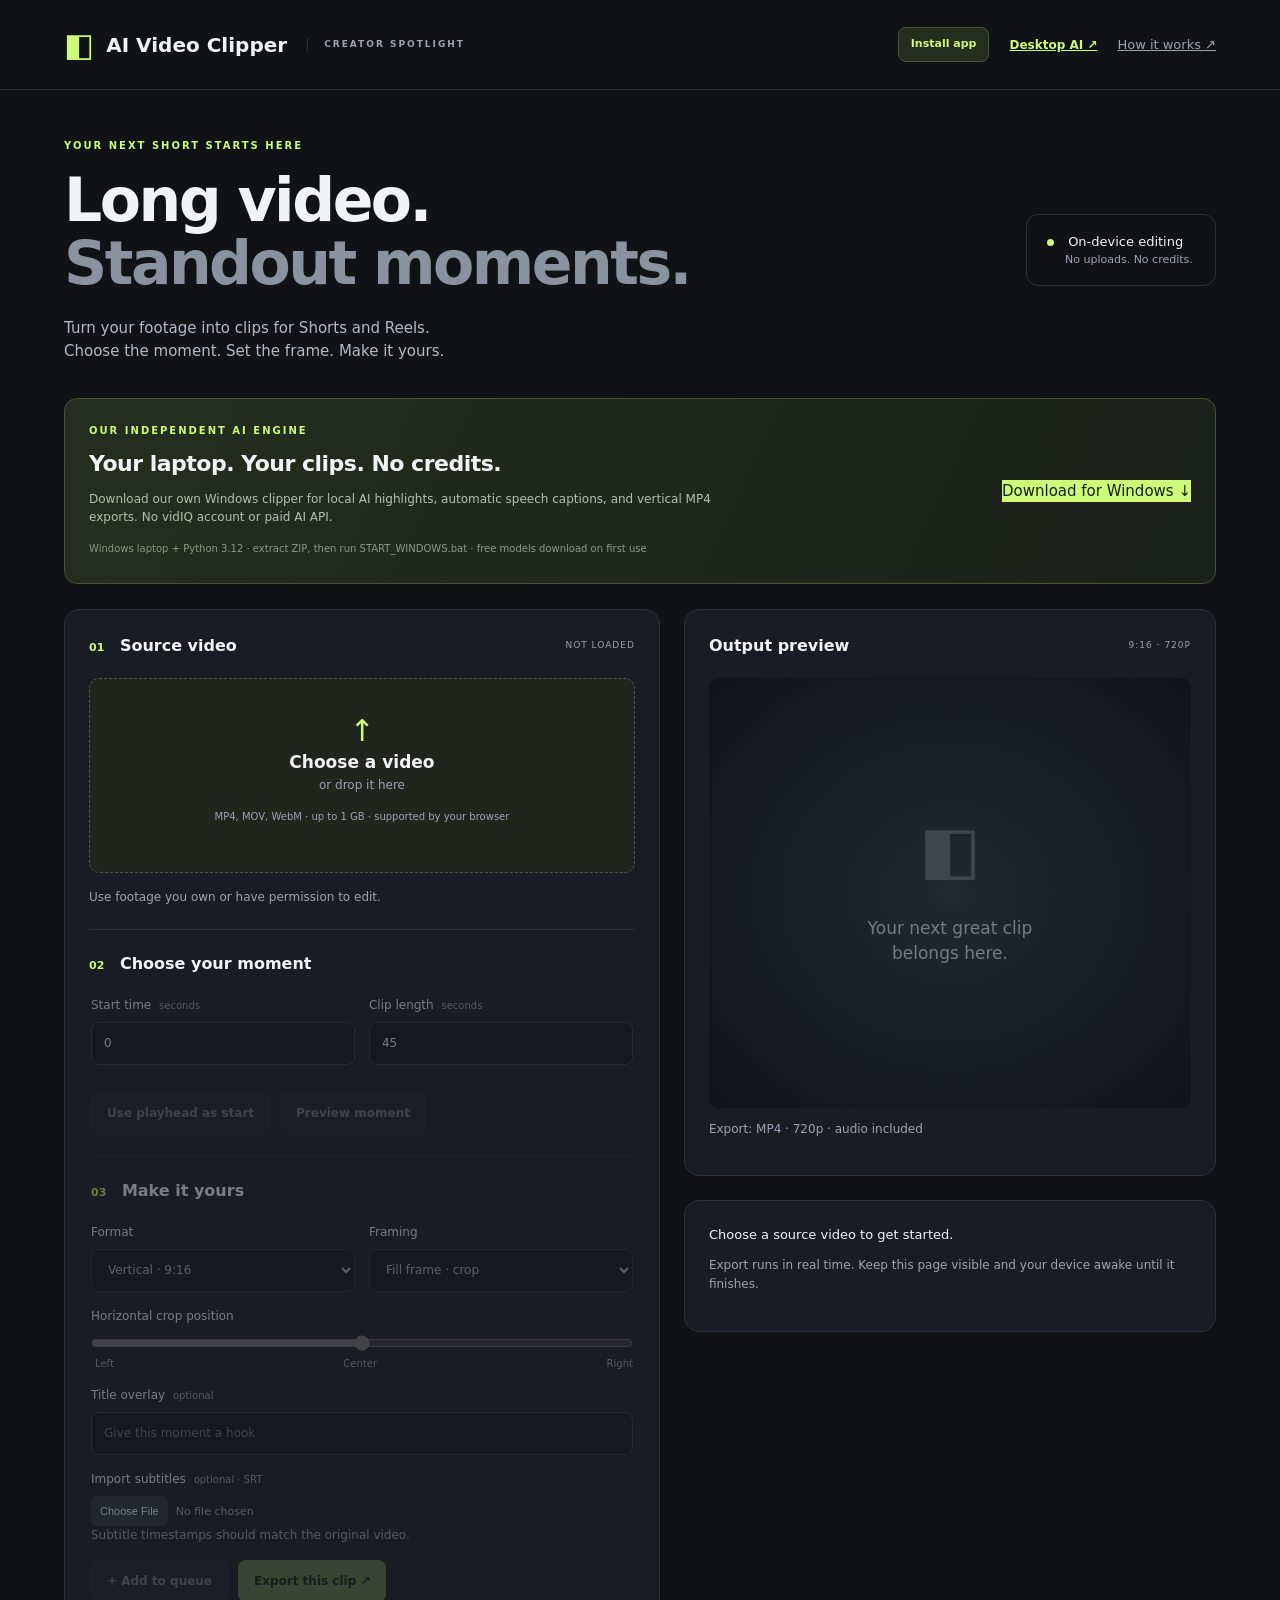
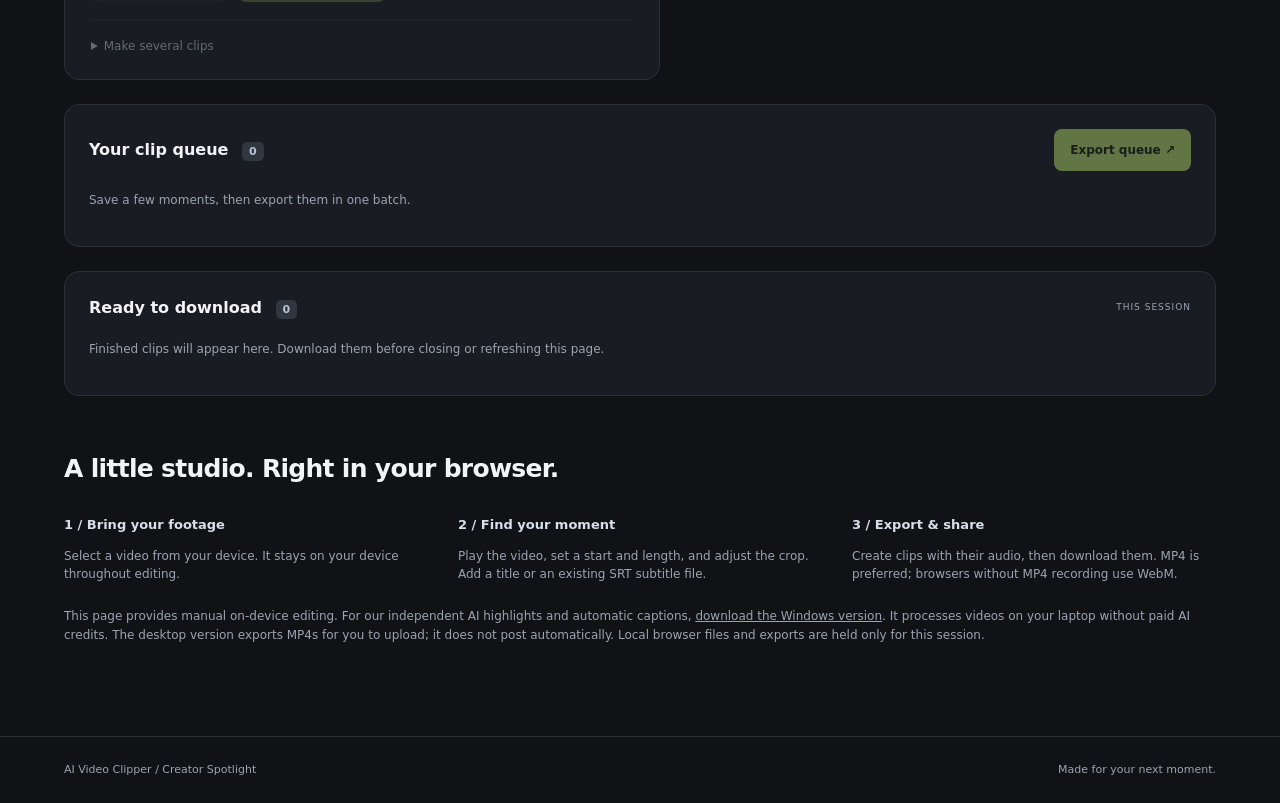
<file: index.html>
<!doctype html>
<html lang="en"><head><meta charset="utf-8"><meta name="viewport" content="width=device-width,initial-scale=1"><meta name="theme-color" content="#101216"><meta name="description" content="Creator Spotlight's private browser video editor. Trim videos, reframe for Shorts and Reels, add captions, and export clips on your device."><meta name="mobile-web-app-capable" content="yes"><meta name="apple-mobile-web-app-capable" content="yes"><meta name="apple-mobile-web-app-title" content="AI Clipper"><meta name="apple-mobile-web-app-status-bar-style" content="black-translucent"><link rel="manifest" href="/manifest.webmanifest"><link rel="apple-touch-icon" href="/icons/icon-180.png"><link rel="icon" type="image/png" href="/icons/icon-192.png"><script src="/install.js" defer></script><title>AI Video Clipper · Creator Spotlight</title><link rel="stylesheet" href="style.css"><script src="app.js" defer></script></head>
<body><header><a class="brand" href="/" aria-label="AI Video Clipper home"><span class="brand-icon">◧</span> AI Video Clipper <span class="studio">CREATOR SPOTLIGHT</span></a><div class="header-links"><button id="install-app" class="install-button" type="button">Install app</button><a class="studio-link" href="#desktop-app">Desktop AI ↗</a><a class="help-link" href="#help">How it works ↗</a></div></header>
<main><div class="intro"><div><p class="eyebrow">YOUR NEXT SHORT STARTS HERE</p><h1>Long video.<br><span>Standout moments.</span></h1><p class="sub">Turn your footage into clips for Shorts and Reels.<br>Choose the moment. Set the frame. Make it yours.</p></div><div class="private"><span class="dot"></span> On-device editing<span>No uploads. No credits.</span></div></div>
<section class="ai-banner" id="desktop-app"><div><p class="eyebrow">OUR INDEPENDENT AI ENGINE</p><h2>Your laptop. Your clips. No credits.</h2><p>Download our own Windows clipper for local AI highlights, automatic speech captions, and vertical MP4 exports. No vidIQ account or paid AI API.</p><small>Windows laptop + Python 3.12 · extract ZIP, then run START_WINDOWS.bat · free models download on first use</small></div><a class="primary" href="/downloads/Independent_AI_Clipper_Windows.zip" download>Download for Windows ↓</a></section><div class="workspace"><section class="panel source"><div class="section-title"><h2><b>01</b> Source video</h2><span id="source-badge" class="tag">NOT LOADED</span></div>
<label class="drop" id="drop"><input id="file" type="file" accept="video/*"><span class="upload-icon">↑</span><strong>Choose a video</strong><span>or drop it here</span><small>MP4, MOV, WebM · up to 1 GB · supported by your browser</small></label>
<div id="loaded" hidden><video id="source" controls playsinline preload="metadata"></video><div class="file-meta"><strong id="filename"></strong><span id="metadata"></span></div><label class="change">Choose another video<input id="replace-file" type="file" accept="video/*"></label></div>
<p class="note">Use footage you own or have permission to edit.</p>
<div class="section-title divider"><h2><b>02</b> Choose your moment</h2></div><fieldset id="settings" disabled><div class="two"><label>Start time <small>seconds</small><input id="start" type="number" value="0" min="0" step="0.1"></label><label>Clip length <small>seconds</small><input id="duration" type="number" value="45" min="1" max="180" step="0.1"></label></div><div class="actions"><button id="use-current" class="secondary">Use playhead as start</button><button id="preview" class="secondary">Preview moment</button></div>
<div class="section-title divider"><h2><b>03</b> Make it yours</h2></div><div class="two"><label>Format<select id="aspect"><option value="9:16">Vertical · 9:16</option><option value="1:1">Square · 1:1</option><option value="16:9">Landscape · 16:9</option></select></label><label>Framing<select id="fit"><option value="crop">Fill frame · crop</option><option value="contain">Fit whole video</option></select></label></div><label id="position-label">Horizontal crop position<input id="position" type="range" min="0" max="100" value="50"><span class="range-labels"><small>Left</small><small>Center</small><small>Right</small></span></label><label>Title overlay <small>optional</small><input id="title" maxlength="120" placeholder="Give this moment a hook"></label><label>Import subtitles <small>optional · SRT</small><input id="subtitles" type="file" accept=".srt,text/plain"><span id="subtitle-info" class="note">Subtitle timestamps should match the original video.</span></label><button id="clear-subtitles" class="text-button" hidden>Remove subtitles</button><div class="actions"><button id="add" class="secondary">+ Add to queue</button><button id="export" class="primary">Export this clip ↗</button></div><details><summary>Make several clips</summary><p class="note">Create evenly spaced selections to review. These are time-based selections, not AI highlights.</p><label>Number of clips<select id="batch-count"><option>3</option><option selected>5</option><option>10</option></select></label><button id="batch" class="secondary">Add spaced selections</button></details></fieldset></section>
<aside><section class="panel preview-panel"><div class="section-title"><h2>Output preview</h2><span id="format-badge" class="tag">9:16 · 720P</span></div><div class="preview-stage"><canvas id="canvas" width="720" height="1280" aria-label="Preview of cropped video with overlays"></canvas><div id="preview-empty"><span>◧</span><p>Your next great clip<br>belongs here.</p></div></div><p class="note" id="export-format">Checking export support…</p></section><section class="panel status-panel"><div id="status" role="status" aria-live="polite">Choose a source video to get started.</div><progress id="progress" value="0" max="100" hidden></progress><button id="cancel" class="secondary" hidden>Cancel export</button><p class="note">Export runs in real time. Keep this page visible and your device awake until it finishes.</p></section></aside></div>
<section class="panel queue-panel"><div class="section-title"><h2>Your clip queue <span id="queue-count" class="count">0</span></h2><button id="export-all" class="primary" disabled>Export queue ↗</button></div><p id="queue-empty" class="note">Save a few moments, then export them in one batch.</p><div id="queue"></div></section>
<section class="panel"><div class="section-title"><h2>Ready to download <span id="results-count" class="count">0</span></h2><span class="tag">THIS SESSION</span></div><p id="results-empty" class="note">Finished clips will appear here. Download them before closing or refreshing this page.</p><div id="results"></div></section>
<section id="help" class="help"><h2>A little studio. Right in your browser.</h2><div><article><b>1 / Bring your footage</b><p>Select a video from your device. It stays on your device throughout editing.</p></article><article><b>2 / Find your moment</b><p>Play the video, set a start and length, and adjust the crop. Add a title or an existing SRT subtitle file.</p></article><article><b>3 / Export & share</b><p>Create clips with their audio, then download them. MP4 is preferred; browsers without MP4 recording use WebM.</p></article></div><p class="note">This page provides manual on-device editing. For our independent AI highlights and automatic captions, <a href="#desktop-app">download the Windows version</a>. It processes videos on your laptop without paid AI credits. The desktop version exports MP4s for you to upload; it does not post automatically. Local browser files and exports are held only for this session.</p></section></main><footer><span>AI Video Clipper / Creator Spotlight</span><span>Made for your next moment.</span></footer><dialog id="install-help" aria-labelledby="install-title"><h2 id="install-title">Add AI Clipper to your device</h2><p><strong>iPhone / iPad:</strong> Open this website in Safari, tap Share, then Add to Home Screen and Add. If it is missing, scroll to Edit Actions in the Share menu.</p><p><strong>Computer:</strong> Open this website in Chrome or Edge and look for the Install option in the address bar or browser menu. On Mac Safari, use File → Add to Dock.</p><p class="note">If this link is inside ChatGPT or another app, open it in your browser first. Install this website, rather than sharing the ChatGPT conversation. AI Studio still requires sign-in and internet access.</p><form method="dialog"><button class="primary">Got it</button></form></dialog></body></html>
</file>
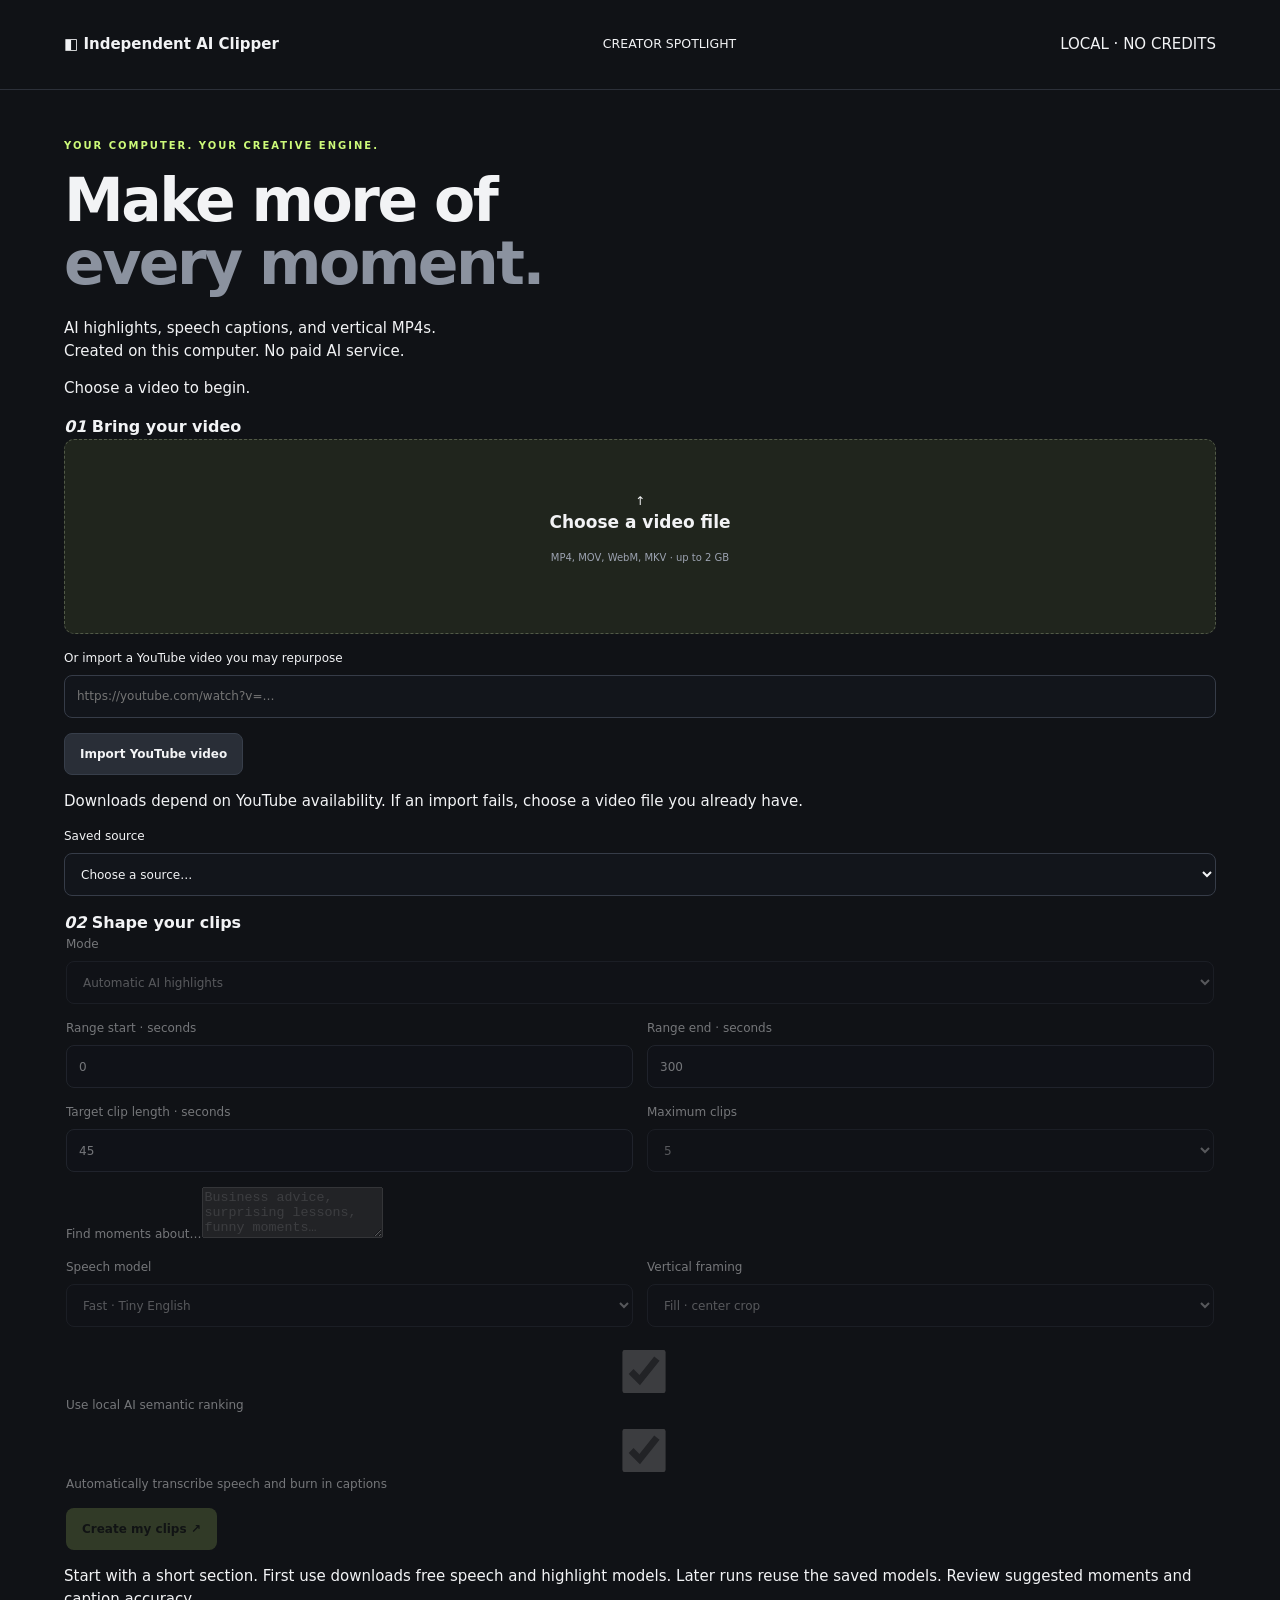
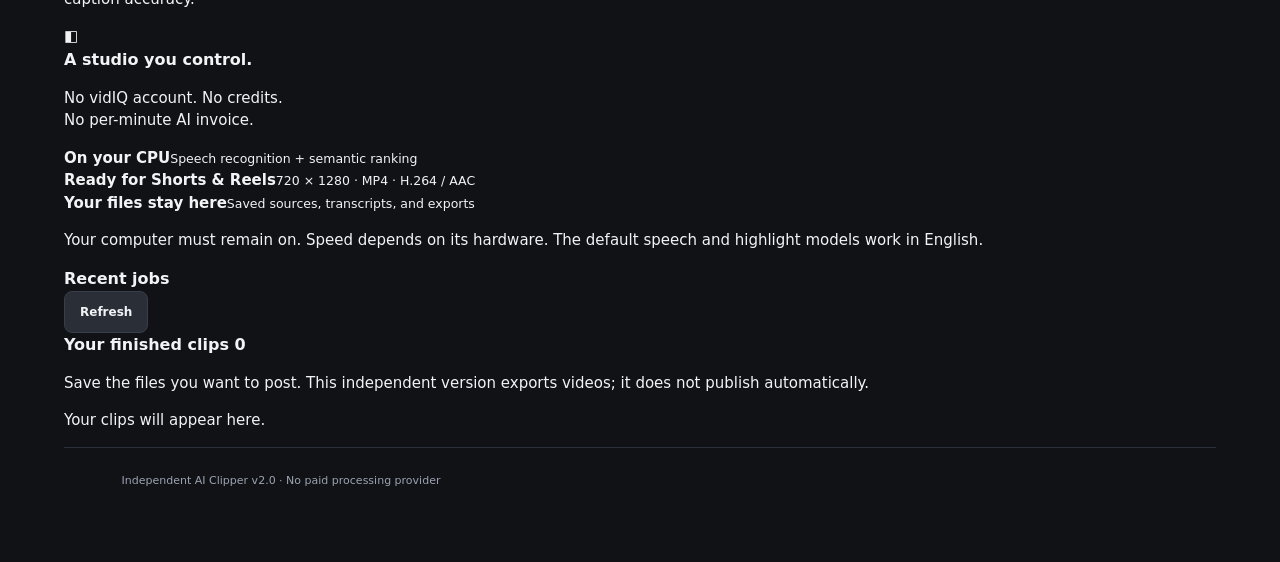
<file: desktop/ui/index.html>
<!doctype html><html lang="en"><head><meta charset="utf-8"><meta name="viewport" content="width=device-width,initial-scale=1"><meta name="clipper-key" content="__SESSION_TOKEN__"><title>Independent AI Clipper · Creator Spotlight</title><link rel="stylesheet" href="/style.css"><script defer src="/app.js"></script></head><body><header><b><span>◧</span> Independent AI Clipper</b><small>CREATOR SPOTLIGHT</small><span class="badge">LOCAL · NO CREDITS</span></header><main><p class="eyebrow">YOUR COMPUTER. YOUR CREATIVE ENGINE.</p><h1>Make more of<br><span>every moment.</span></h1><p class="subtitle">AI highlights, speech captions, and vertical MP4s.<br>Created on this computer. No paid AI service.</p><section id="status-box" class="notice"><p id="status" role="status">Choose a video to begin.</p><progress id="progress" max="100" value="0" hidden></progress><button id="cancel" class="secondary" hidden>Cancel active job</button></section><div class="columns"><div><section class="card"><h2><i>01</i> Bring your video</h2><label class="drop">↑<strong>Choose a video file</strong><small>MP4, MOV, WebM, MKV · up to 2 GB</small><input id="file" type="file" accept="video/*,.mkv"></label><label>Or import a YouTube video you may repurpose<input id="url" type="url" placeholder="https://youtube.com/watch?v=…"></label><button id="import" class="secondary">Import YouTube video</button><p class="hint">Downloads depend on YouTube availability. If an import fails, choose a video file you already have.</p><label>Saved source<select id="sources"><option value="">Choose a source…</option></select></label><video id="preview" controls playsinline hidden></video><p id="source-meta" class="hint"></p></section><section class="card"><h2><i>02</i> Shape your clips</h2><fieldset id="settings" disabled><label>Mode<select id="mode"><option value="ai">Automatic AI highlights</option><option value="manual">Manual start & length</option></select></label><div class="two"><label>Range start · seconds<input id="start" type="number" min="0" value="0" step="0.1"></label><label>Range end · seconds<input id="end" type="number" min="1" value="300" step="0.1"></label></div><div class="two"><label>Target clip length · seconds<input id="length" type="number" min="1" max="180" value="45" step="0.1"></label><label>Maximum clips<select id="count"><option>1</option><option>3</option><option selected>5</option><option>10</option></select></label></div><label>Find moments about…<textarea id="focus" rows="3" maxlength="500" placeholder="Business advice, surprising lessons, funny moments…"></textarea></label><div class="two"><label>Speech model<select id="model"><option selected value="tiny.en">Fast · Tiny English</option><option value="base.en">Balanced · Base English</option><option value="small.en">More accurate · Small English</option></select></label><label>Vertical framing<select id="fit"><option value="crop">Fill · center crop</option><option value="contain">Fit whole video</option></select></label></div><label class="check"><input id="semantic" type="checkbox" checked>Use local AI semantic ranking</label><label class="check"><input id="captions" type="checkbox" checked>Automatically transcribe speech and burn in captions</label><button id="create" class="primary wide">Create my clips ↗</button></fieldset><p class="hint">Start with a short section. First use downloads free speech and highlight models. Later runs reuse the saved models. Review suggested moments and caption accuracy.</p></section></div><aside><section class="card about"><div class="art">◧</div><h2>A studio you control.</h2><p>No vidIQ account. No credits.<br>No per-minute AI invoice.</p><div><b>On your CPU</b><small>Speech recognition + semantic ranking</small></div><div><b>Ready for Shorts & Reels</b><small>720 × 1280 · MP4 · H.264 / AAC</small></div><div><b>Your files stay here</b><small>Saved sources, transcripts, and exports</small></div><p class="hint">Your computer must remain on. Speed depends on its hardware. The default speech and highlight models work in English.</p></section><section class="card"><h2>Recent jobs</h2><div id="jobs"></div><button id="refresh" class="secondary">Refresh</button></section></aside></div><section class="card"><div class="title-row"><h2>Your finished clips <span id="result-count">0</span></h2><a id="transcript" hidden download>Download transcript ↓</a></div><p class="hint">Save the files you want to post. This independent version exports videos; it does not publish automatically.</p><div id="results" class="results"><p class="hint">Your clips will appear here.</p></div></section><footer>Independent AI Clipper v2.0 · No paid processing provider</footer></main></body></html>
</file>
<file: style.css>
:root{color-scheme:dark;--bg:#101216;--panel:#191c22;--line:#2c3039;--muted:#9ca3b1;--green:#cdfa79;--text:#f2f3f5}*{box-sizing:border-box}body{margin:0;background:var(--bg);color:var(--text);font:15px/1.5 system-ui,-apple-system,BlinkMacSystemFont,"Segoe UI",sans-serif}button,input,select{font:inherit}a{color:inherit}header{height:90px;border-bottom:1px solid var(--line);padding:0 5%;display:flex;align-items:center;justify-content:space-between;gap:16px}.brand{text-decoration:none;font-weight:700;font-size:20px;display:flex;align-items:center;gap:12px}.brand-icon{font-size:32px;color:var(--green)}.studio{font-size:9px;letter-spacing:2px;color:var(--muted);border-left:1px solid var(--line);padding-left:16px;margin-left:8px}.help-link{font-size:13px;color:var(--muted);white-space:nowrap}main{max-width:1300px;margin:auto;padding:48px 5%}.intro{display:flex;align-items:center;justify-content:space-between;padding-bottom:36px;gap:24px}.eyebrow{font:600 10px/1.5 system-ui;letter-spacing:2px;color:var(--green);margin:0 0 16px}h1{font-size:clamp(36px,5vw,60px);font-weight:600;line-height:1.05;letter-spacing:-2.5px;margin:0 0 22px}h1 span{color:#8b929f}.sub{color:#b4bac5;margin:0}.private{border:1px solid var(--line);border-radius:12px;padding:17px 20px;font-size:13px;min-width:190px}.private>span:last-child{display:block;color:var(--muted);margin-left:18px;font-size:11px}.dot{display:inline-block;width:7px;height:7px;background:var(--green);border-radius:50%;margin-right:10px}.workspace{display:grid;grid-template-columns:minmax(0,1.12fr) minmax(0,1fr);gap:24px;align-items:start}.panel{background:var(--panel);border:1px solid var(--line);border-radius:15px;padding:24px;margin-bottom:24px}.section-title{display:flex;justify-content:space-between;align-items:center;gap:10px;margin-bottom:20px}h2{font-size:16px;font-weight:600;margin:0}.section-title b{display:inline-block;color:var(--green);font-size:11px;margin-right:10px}.tag{font-size:9px;letter-spacing:1px;color:var(--muted);white-space:nowrap}.drop{position:relative;display:flex;flex-direction:column;align-items:center;justify-content:center;min-height:195px;border:1px dashed #515947;border-radius:10px;background:#20251d;cursor:pointer}.drop:hover,.drop.dragover{border-color:var(--green);background:#262f21}.drop input{position:absolute;inset:0;width:100%;height:100%;opacity:0;cursor:pointer}.drop strong{font-size:17px}.drop span:not(.upload-icon){font-size:12px;color:var(--muted)}.drop small{font-size:10px;margin:15px;text-align:center;color:var(--muted)}.upload-icon{font-size:30px;color:var(--green);line-height:1.3}.note{color:var(--muted);font-size:12px;line-height:1.6}.divider{border-top:1px solid var(--line);padding-top:22px;margin-top:22px}fieldset{padding:0;border:0;min-width:0}fieldset:disabled{opacity:.45}label{display:block;font-size:12px;font-weight:500;margin-bottom:15px}label small{font-weight:400;color:var(--muted);margin-left:4px}input:not([type=file]):not([type=range]),select{display:block;width:100%;margin-top:8px;border:1px solid #363c48;border-radius:8px;padding:11px 12px;background:#12151b;color:var(--text);min-height:43px}input[type=file]{display:block;width:100%;margin-top:8px;font-size:11px}input::file-selector-button{background:#30363f;color:var(--text);border:0;padding:9px;border-radius:6px;margin-right:8px}input[type=range]{width:100%;accent-color:var(--green);margin:10px 0 0}.range-labels{display:flex;justify-content:space-between}.two{display:grid;grid-template-columns:1fr 1fr;gap:14px}.actions{display:flex;gap:10px;margin:12px 0;flex-wrap:wrap}button,.download{border-radius:8px;padding:11px 15px;border:1px solid transparent;cursor:pointer;font-size:12px;font-weight:600;text-decoration:none;display:inline-flex;align-items:center;justify-content:center;min-height:40px}.primary{color:#17200e;background:var(--green)}.primary:hover{background:#dfffaa}.secondary,.download{color:var(--text);background:#292e37;border-color:#373e4a}.secondary:hover,.download:hover{background:#383f4c}button:disabled{opacity:.4;cursor:not-allowed}button:focus-visible,input:focus-visible,select:focus-visible,a:focus-visible,summary:focus-visible{outline:2px solid var(--green);outline-offset:4px}.text-button{color:var(--green);background:transparent;padding:0;min-height:30px}details{border-top:1px solid var(--line);margin-top:18px;padding-top:16px}summary{cursor:pointer;color:#c5ccd8;font-size:12px}.preview-stage{position:relative;display:flex;align-items:center;justify-content:center;min-height:360px;background:#0c0e12;border-radius:10px;overflow:hidden}canvas{display:block;max-width:100%;width:auto;height:430px;object-fit:contain}#preview-empty{position:absolute;inset:0;display:flex;align-items:center;justify-content:center;flex-direction:column;text-align:center;color:#737b89;background:radial-gradient(ellipse,#232830,#101319)}#preview-empty span{font-size:65px;color:#3d454f}#preview-empty p{font-size:17px;line-height:1.5}video{width:100%;border-radius:8px;max-height:280px;background:#000}.file-meta{display:flex;justify-content:space-between;gap:12px;margin-top:10px;font-size:11px}.file-meta strong{overflow-wrap:anywhere}.file-meta span{color:var(--muted);white-space:nowrap}.change{font-size:11px;color:var(--green);margin-top:12px;position:relative;width:max-content;cursor:pointer}.change input{position:absolute;inset:0;opacity:0;cursor:pointer;margin:0}.status-panel{font-size:13px}progress{width:100%;accent-color:var(--green);margin:15px 0}#cancel{margin-top:12px}.count{font-size:11px;background:#303740;color:#b8c3d4;border-radius:5px;padding:3px 7px;margin-left:8px}.queue-row{display:flex;align-items:center;gap:14px;border-top:1px solid var(--line);padding:15px 0}.queue-row .info{flex:1;min-width:0}.queue-row strong{font-size:13px;overflow-wrap:anywhere}.queue-row small{display:block;color:var(--muted);font-size:11px}.queue-row button{padding:7px 12px;min-height:34px}.result{display:grid;grid-template-columns:100px 1fr;gap:20px;border-top:1px solid var(--line);padding:20px 0}.result video{max-height:180px}.result h3{margin:0 0 6px;font-size:14px;overflow-wrap:anywhere}.result .actions{margin:12px 0 0}.help{padding:30px 0}.help h2{font-size:25px;letter-spacing:-.7px;margin-bottom:25px}.help>div{display:grid;grid-template-columns:repeat(3,1fr);gap:30px}.help b{font-size:13px;color:#d8dfeb}.help p{font-size:12px;color:var(--muted)}footer{display:flex;justify-content:space-between;padding:25px 5%;border-top:1px solid var(--line);color:var(--muted);font-size:11px}[hidden]{display:none!important}.error{color:#ffb4ac}.success{color:var(--green)}@media(max-width:760px){header{height:70px}.brand{font-size:16px;gap:8px}.studio{display:none}main{padding:30px 4%}.intro{align-items:start}.private{display:none}.workspace{grid-template-columns:1fr}.preview-panel{padding:16px}canvas{height:290px}.preview-stage{min-height:290px}.status-panel{padding:16px}.panel{padding:20px}.help>div{grid-template-columns:1fr;gap:8px}.queue-row{flex-wrap:wrap}.queue-row .info{min-width:55%}footer{gap:20px}.result{grid-template-columns:80px 1fr}}

.header-links{display:flex;align-items:center;gap:20px}.studio-link{font-size:12px;color:var(--green);font-weight:600}.ai-banner{background:linear-gradient(115deg,#252e1e,#1b211b);border:1px solid #465536;border-radius:13px;padding:24px;display:flex;align-items:center;justify-content:space-between;gap:24px;margin-bottom:25px}.ai-banner .eyebrow{margin-bottom:9px}.ai-banner h2{font-size:22px;letter-spacing:-.5px}.ai-banner p:not(.eyebrow){font-size:12px;color:#b5c0ab;max-width:660px;margin:10px 0}.ai-banner small{font-size:10px;color:#8c9b80}.ai-banner .primary{white-space:nowrap;text-decoration:none;min-width:145px}@media(max-width:760px){.ai-banner{flex-direction:column;align-items:stretch;padding:20px}.header-links{gap:12px}.help-link{display:none}.ai-banner h2{font-size:21px}}

.install-button{border:1px solid #465536;background:#252e1e;color:var(--green);padding:8px 12px;min-height:34px;font-size:11px;white-space:nowrap}#install-help{background:var(--panel);color:var(--text);border:1px solid var(--line);border-radius:14px;padding:25px;max-width:480px;width:calc(100% - 32px);line-height:1.7}#install-help::backdrop{background:rgba(0,0,0,.72)}#install-help p{font-size:13px;color:#bec8d6}@media(max-width:430px){header{padding:0 4%}.brand{font-size:14px}.brand-icon{font-size:25px}.header-links{gap:9px}.studio-link{font-size:10px}.install-button{font-size:10px;padding:7px 9px}}
</file>
